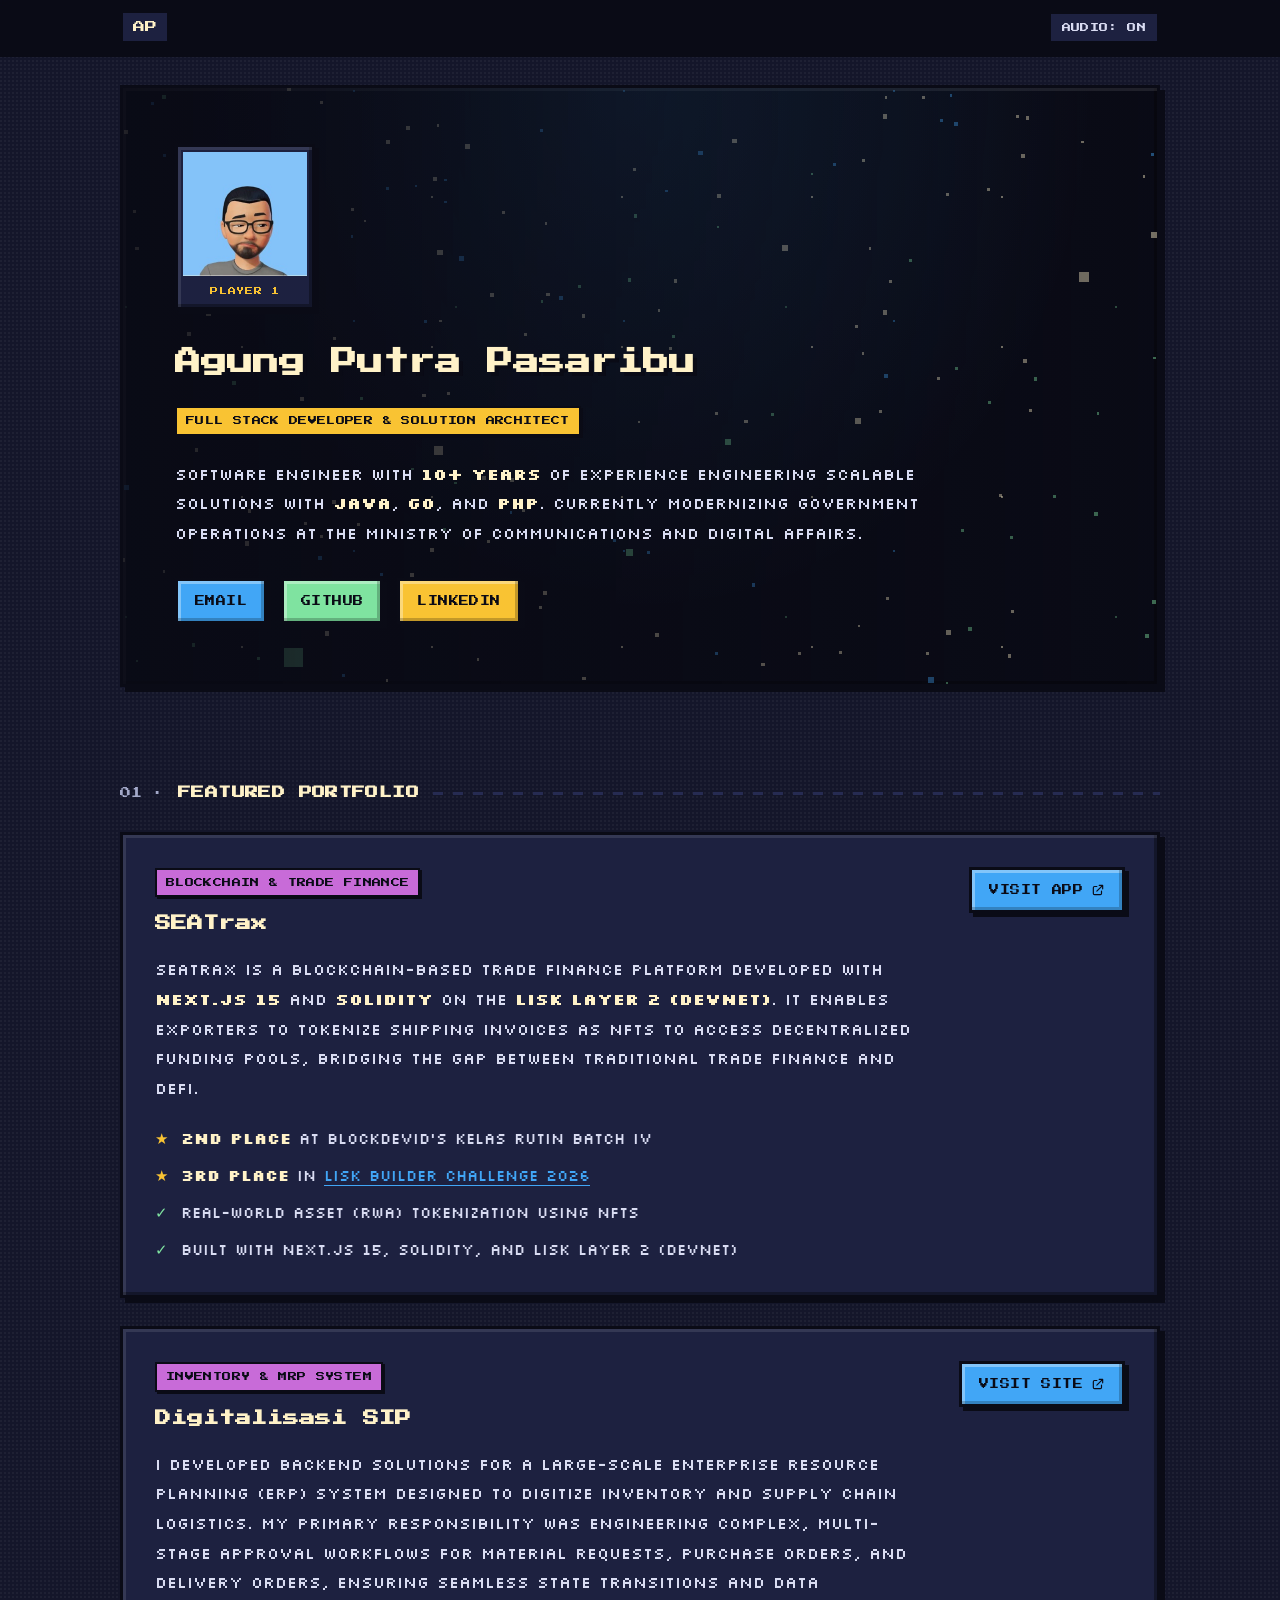
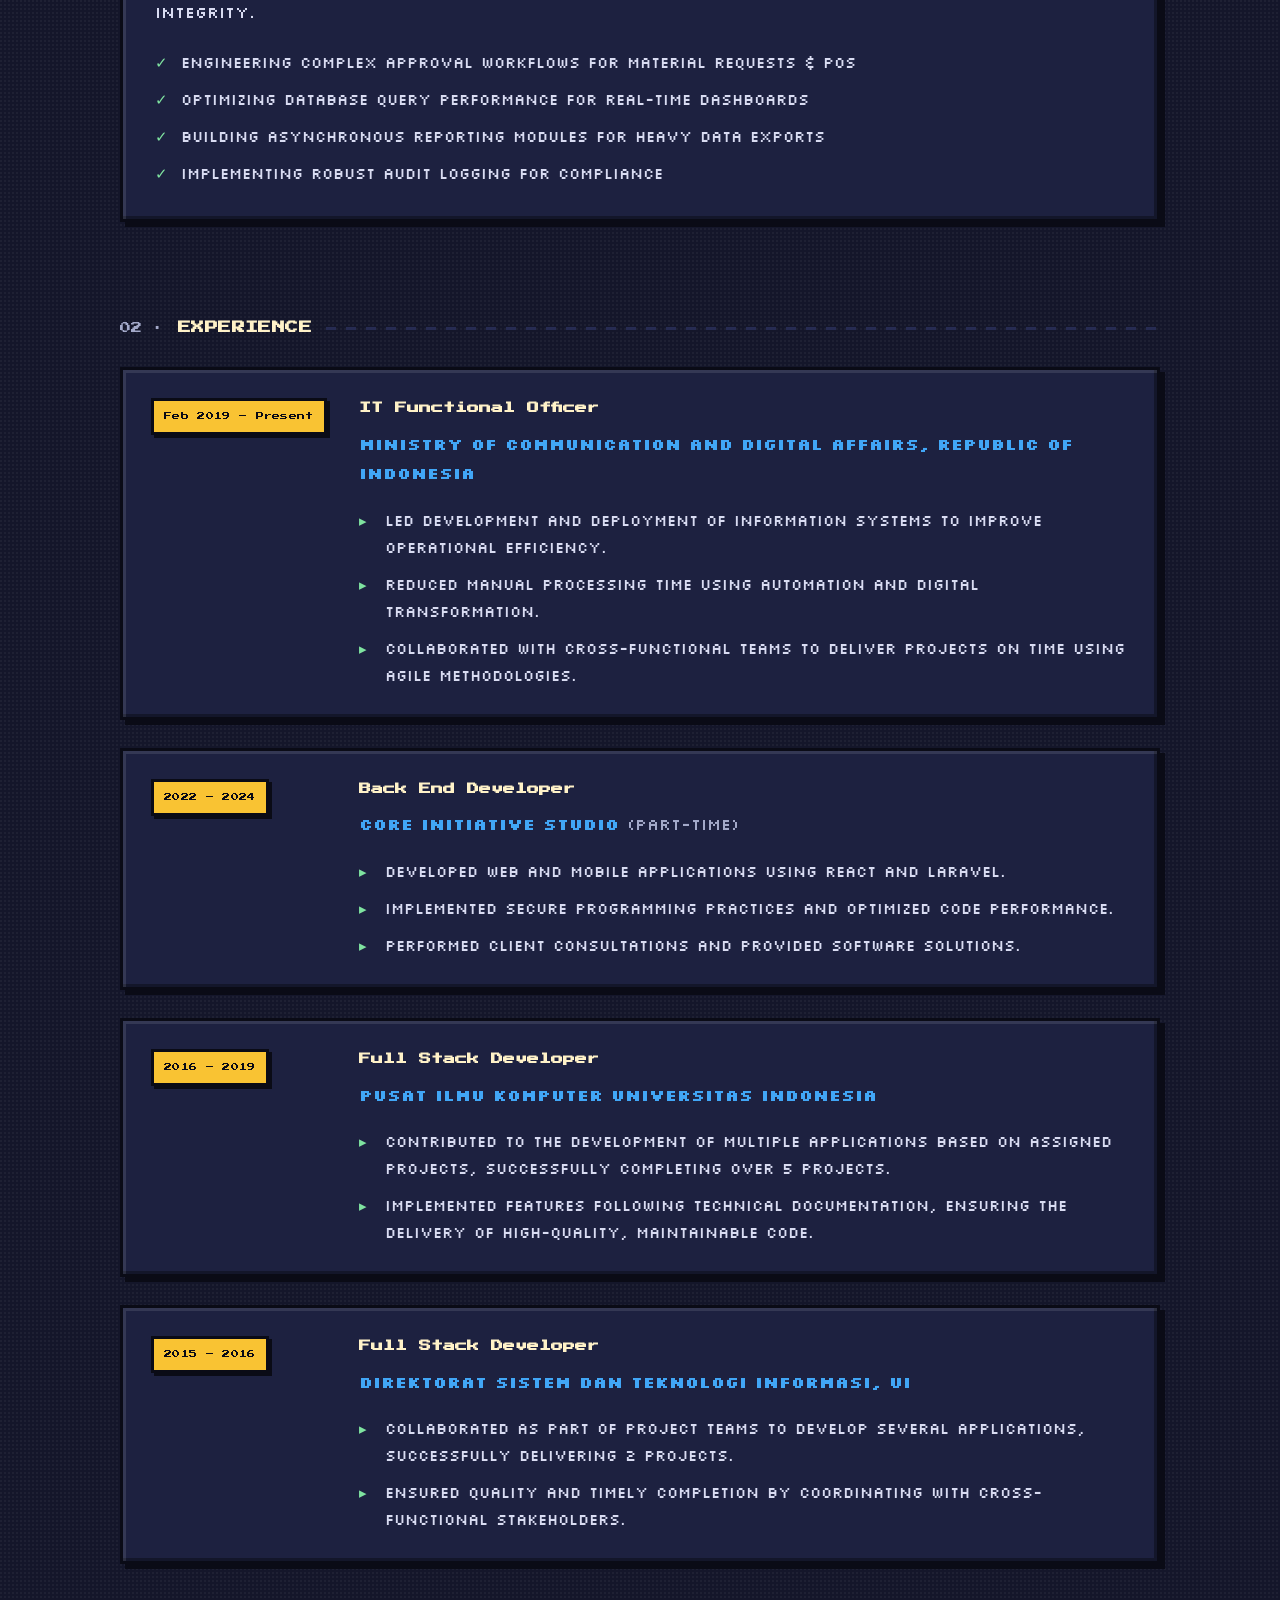
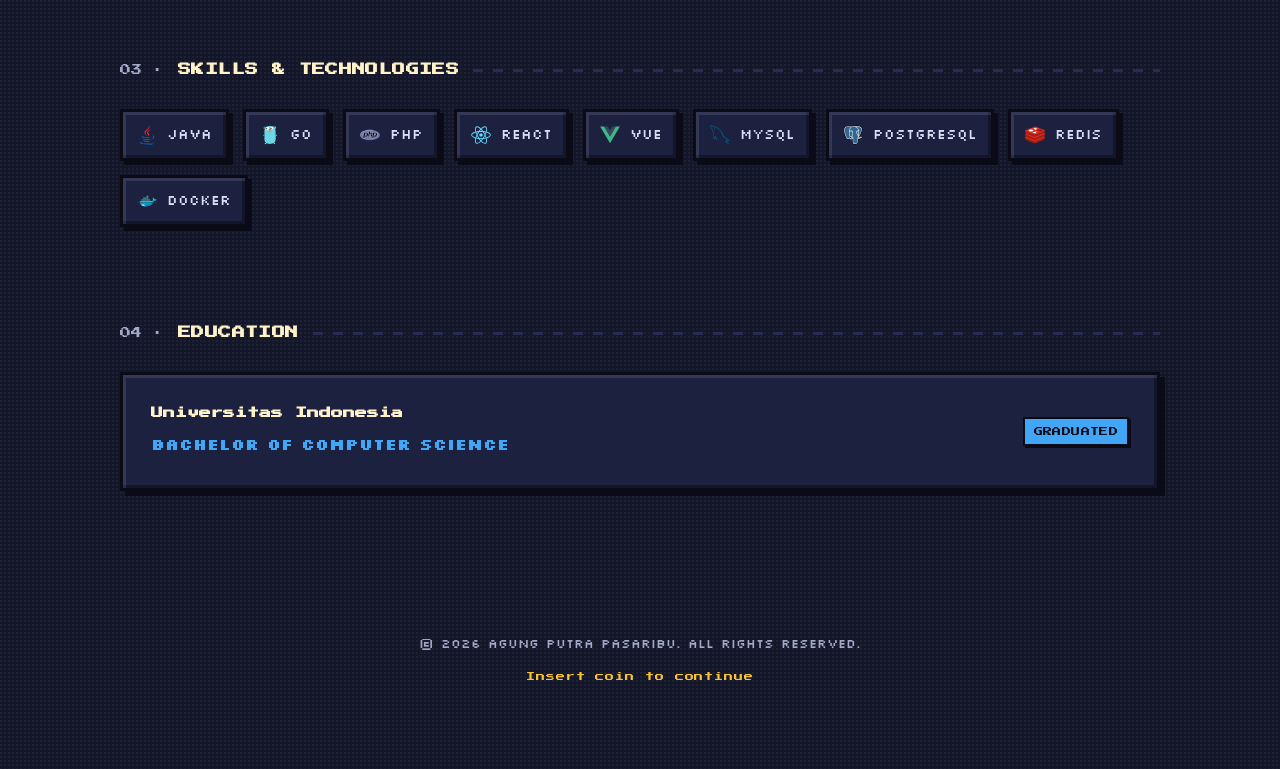
<file: index.html>
<!DOCTYPE html>
<html lang="en">

<head>
  <meta charset="UTF-8" />
  <meta name="viewport" content="width=device-width, initial-scale=1" />
  <meta name="color-scheme" content="dark" />
  <meta name="theme-color" content="#14162a" />

  <title>Agung Putra Pasaribu — Full Stack Developer &amp; Solution Architect</title>
  <meta name="description"
    content="Agung Putra Pasaribu is a Full Stack Developer and Solution Architect with 10+ years building scalable systems in Java, Go, and PHP for government and enterprise clients." />
  <link rel="canonical" href="https://agungputrap.github.io/" />

  <meta property="og:type" content="website" />
  <meta property="og:title" content="Agung Putra Pasaribu — Full Stack Developer &amp; Solution Architect" />
  <meta property="og:description"
    content="10+ years building scalable systems in Java, Go, and PHP. Currently modernizing government operations at the Ministry of Communication and Digital Affairs." />
  <meta property="og:url" content="https://agungputrap.github.io/" />
  <meta property="og:image" content="https://agungputrap.github.io/assets/og-image.png" />
  <meta property="og:image:width" content="1200" />
  <meta property="og:image:height" content="630" />
  <meta property="og:image:alt" content="Agung Putra Pasaribu — Full Stack Developer and Solution Architect" />

  <meta name="twitter:card" content="summary_large_image" />
  <meta name="twitter:title" content="Agung Putra Pasaribu — Full Stack Developer &amp; Solution Architect" />
  <meta name="twitter:description"
    content="10+ years building scalable systems in Java, Go, and PHP. Currently modernizing government operations at the Ministry of Communication and Digital Affairs." />
  <meta name="twitter:image" content="https://agungputrap.github.io/assets/og-image.png" />

  <link rel="icon" href="assets/favicon.ico" type="image/x-icon" />
  <link rel="preload" href="assets/fonts/press-start-2p.woff2" as="font" type="font/woff2" crossorigin />
  <link rel="preload" href="assets/fonts/silkscreen-400.woff2" as="font" type="font/woff2" crossorigin />
  <link rel="stylesheet" href="assets/css/retro.css" />

  <script type="application/ld+json">
  {
    "@context": "https://schema.org",
    "@type": "Person",
    "name": "Agung Putra Pasaribu",
    "jobTitle": "Full Stack Developer & Solution Architect",
    "url": "https://agungputrap.github.io/",
    "sameAs": [
      "https://github.com/agungputrap",
      "https://linkedin.com/in/agungpp"
    ],
    "alumniOf": {
      "@type": "CollegeOrUniversity",
      "name": "Universitas Indonesia"
    },
    "worksFor": {
      "@type": "GovernmentOrganization",
      "name": "Ministry of Communication and Digital Affairs, Republic of Indonesia"
    }
  }
  </script>
</head>

<body>
  <a class="skip" href="#main">Skip to content</a>

  <header class="topbar">
    <div class="wrap topbar__in">
      <a class="brand" href="#hero" aria-label="AP — Agung Putra Pasaribu, back to top">AP</a>
      <button class="sound" id="sound-toggle" type="button" aria-pressed="true">AUDIO: ON</button>
    </div>
  </header>

  <main id="main">

    <section class="section section--hero">
      <div class="wrap">
        <div class="hero" id="hero">
          <div class="hero__in">
            <div class="portrait">
              <img src="assets/me.jpg" alt="Portrait of Agung Putra Pasaribu" width="124" height="124" />
              <span class="portrait__plate" aria-hidden="true">PLAYER 1</span>
            </div>

            <h1 class="hero__name">Agung Putra Pasaribu</h1>
            <p class="badge badge--gold hero__badge">Full Stack Developer &amp; Solution Architect</p>

            <p class="hero__copy">
              Software Engineer with <strong>10+ years</strong> of experience engineering scalable solutions with
              <strong>Java</strong>, <strong>Go</strong>, and <strong>PHP</strong>.
              Currently modernizing government operations at the Ministry of Communications and Digital Affairs.
            </p>

            <div class="cta-row">
              <a class="btn btn--primary" href="mailto:agung.putra.pasaribu@gmail.com">Email</a>
              <a class="btn btn--success" href="https://github.com/agungputrap" target="_blank"
                rel="noopener">GitHub</a>
              <a class="btn btn--gold" href="https://linkedin.com/in/agungpp" target="_blank"
                rel="noopener">LinkedIn</a>
            </div>
          </div>
        </div>
      </div>
    </section>

    <section class="section" aria-labelledby="portfolio-title">
      <div class="wrap">
        <div class="section__head">
          <span class="section__num" aria-hidden="true">01 &middot;</span>
          <h2 class="section__title" id="portfolio-title">Featured Portfolio</h2>
          <span class="section__rule" aria-hidden="true"></span>
        </div>

        <div class="stack">
          <article class="panel card">
            <div class="card__top">
              <div>
                <span class="badge">Blockchain &amp; Trade Finance</span>
                <h3 class="card__title">SEATrax</h3>
              </div>
              <a class="btn btn--primary" href="https://seatrax.netlify.app" target="_blank" rel="noopener">
                Visit App
                <svg xmlns="http://www.w3.org/2000/svg" width="14" height="14" fill="none" viewBox="0 0 24 24"
                  stroke="currentColor" stroke-width="2" aria-hidden="true">
                  <path stroke-linecap="round" stroke-linejoin="round"
                    d="M10 6H6a2 2 0 00-2 2v10a2 2 0 002 2h10a2 2 0 002-2v-4M14 4h6m0 0v6m0-6L10 14" />
                </svg>
              </a>
            </div>

            <p class="card__body">
              SEATrax is a blockchain-based trade finance platform developed with <strong>Next.js 15</strong> and
              <strong>Solidity</strong> on the <strong>Lisk Layer 2 (Devnet)</strong>. It enables exporters to
              tokenize shipping invoices as NFTs to access decentralized funding pools, bridging the gap between
              traditional trade finance and DeFi.
            </p>

            <ul class="list">
              <li class="is-award"><strong>2nd Place</strong> at BlockDevId's Kelas Rutin Batch IV</li>
              <li class="is-award"><strong>3rd Place</strong> in <a
                  href="https://lisk-builders-challenge-3.devfolio.co/projects?prizes=74df6f9a7bba461a9e079b97f10ba019&amp;show_winners=true"
                  target="_blank" rel="noopener">Lisk Builder Challenge 2026</a></li>
              <li class="is-check">Real-World Asset (RWA) Tokenization using NFTs</li>
              <li class="is-check">Built with Next.js 15, Solidity, and Lisk Layer 2 (Devnet)</li>
            </ul>
          </article>

          <article class="panel card">
            <div class="card__top">
              <div>
                <span class="badge">Inventory &amp; MRP System</span>
                <h3 class="card__title">Digitalisasi SIP</h3>
              </div>
              <a class="btn btn--primary" href="https://sip-pt.id/" target="_blank" rel="noopener">
                Visit Site
                <svg xmlns="http://www.w3.org/2000/svg" width="14" height="14" fill="none" viewBox="0 0 24 24"
                  stroke="currentColor" stroke-width="2" aria-hidden="true">
                  <path stroke-linecap="round" stroke-linejoin="round"
                    d="M10 6H6a2 2 0 00-2 2v10a2 2 0 002 2h10a2 2 0 002-2v-4M14 4h6m0 0v6m0-6L10 14" />
                </svg>
              </a>
            </div>

            <p class="card__body">
              I developed backend solutions for a large-scale Enterprise Resource Planning (ERP) system designed to
              digitize inventory and supply chain logistics. My primary responsibility was engineering complex,
              multi-stage approval workflows for Material Requests, Purchase Orders, and Delivery Orders, ensuring
              seamless state transitions and data integrity.
            </p>

            <ul class="list">
              <li class="is-check">Engineering complex approval workflows for Material Requests &amp; POs</li>
              <li class="is-check">Optimizing database query performance for real-time dashboards</li>
              <li class="is-check">Building asynchronous reporting modules for heavy data exports</li>
              <li class="is-check">Implementing robust audit logging for compliance</li>
            </ul>
          </article>
        </div>
      </div>
    </section>

    <section class="section" aria-labelledby="experience-title">
      <div class="wrap">
        <div class="section__head">
          <span class="section__num" aria-hidden="true">02 &middot;</span>
          <h2 class="section__title" id="experience-title">Experience</h2>
          <span class="section__rule" aria-hidden="true"></span>
        </div>

        <div class="stack">
          <article class="panel quest">
            <div><span class="level">Feb 2019 &ndash; Present</span></div>
            <div>
              <h3 class="quest__role">IT Functional Officer</h3>
              <p class="quest__org">Ministry of Communication and Digital Affairs, Republic of Indonesia</p>
              <ul class="list list--plain">
                <li>Led development and deployment of information systems to improve operational efficiency.</li>
                <li>Reduced manual processing time using automation and digital transformation.</li>
                <li>Collaborated with cross-functional teams to deliver projects on time using Agile methodologies.
                </li>
              </ul>
            </div>
          </article>

          <article class="panel quest">
            <div><span class="level">2022 &ndash; 2024</span></div>
            <div>
              <h3 class="quest__role">Back End Developer</h3>
              <p class="quest__org">Core Initiative Studio <span class="org-note">(Part-time)</span></p>
              <ul class="list list--plain">
                <li>Developed web and mobile applications using React and Laravel.</li>
                <li>Implemented secure programming practices and optimized code performance.</li>
                <li>Performed client consultations and provided software solutions.</li>
              </ul>
            </div>
          </article>

          <article class="panel quest">
            <div><span class="level">2016 &ndash; 2019</span></div>
            <div>
              <h3 class="quest__role">Full Stack Developer</h3>
              <p class="quest__org">Pusat Ilmu Komputer Universitas Indonesia</p>
              <ul class="list list--plain">
                <li>Contributed to the development of multiple applications based on assigned projects, successfully
                  completing over 5 projects.</li>
                <li>Implemented features following technical documentation, ensuring the delivery of high-quality,
                  maintainable code.</li>
              </ul>
            </div>
          </article>

          <article class="panel quest">
            <div><span class="level">2015 &ndash; 2016</span></div>
            <div>
              <h3 class="quest__role">Full Stack Developer</h3>
              <p class="quest__org">Direktorat Sistem dan Teknologi Informasi, UI</p>
              <ul class="list list--plain">
                <li>Collaborated as part of project teams to develop several applications, successfully delivering 2
                  projects.</li>
                <li>Ensured quality and timely completion by coordinating with cross-functional stakeholders.</li>
              </ul>
            </div>
          </article>
        </div>
      </div>
    </section>

    <section class="section" aria-labelledby="skills-title">
      <div class="wrap">
        <div class="section__head">
          <span class="section__num" aria-hidden="true">03 &middot;</span>
          <h2 class="section__title" id="skills-title">Skills &amp; Technologies</h2>
          <span class="section__rule" aria-hidden="true"></span>
        </div>

        <ul class="skills">
          <li class="skill"><img src="assets/icons/java.svg" alt="" width="20" height="20" decoding="async" /> Java</li>
          <li class="skill"><img src="assets/icons/go.svg" alt="" width="20" height="20" decoding="async" /> Go</li>
          <li class="skill"><img src="assets/icons/php.svg" alt="" width="20" height="20" decoding="async" /> PHP</li>
          <li class="skill"><img src="assets/icons/react.svg" alt="" width="20" height="20" decoding="async" /> React</li>
          <li class="skill"><img src="assets/icons/vuejs.svg" alt="" width="20" height="20" decoding="async" /> Vue</li>
          <li class="skill"><img src="assets/icons/mysql.svg" alt="" width="20" height="20" decoding="async" /> MySQL</li>
          <li class="skill"><img src="assets/icons/postgresql.svg" alt="" width="20" height="20" decoding="async" /> PostgreSQL</li>
          <li class="skill"><img src="assets/icons/redis.svg" alt="" width="20" height="20" decoding="async" /> Redis</li>
          <li class="skill"><img src="assets/icons/docker.svg" alt="" width="20" height="20" decoding="async" /> Docker</li>
        </ul>
      </div>
    </section>

    <section class="section" aria-labelledby="education-title">
      <div class="wrap">
        <div class="section__head">
          <span class="section__num" aria-hidden="true">04 &middot;</span>
          <h2 class="section__title" id="education-title">Education</h2>
          <span class="section__rule" aria-hidden="true"></span>
        </div>

        <div class="panel edu">
          <div>
            <h3 class="edu__school">Universitas Indonesia</h3>
            <p class="edu__degree">Bachelor of Computer Science</p>
          </div>
          <p class="badge badge--blue">Graduated</p>
        </div>
      </div>
    </section>

    <footer class="footer">
      <div class="wrap">
        <p>&copy; <span id="year">2026</span> Agung Putra Pasaribu. All rights reserved.</p>
        <p class="footer__coin">Insert coin to continue</p>
      </div>
    </footer>

  </main>

  <script type="module" src="assets/js/starfield.js"></script>
  <script type="module" src="assets/js/ui.js"></script>
</body>

</html>
</file>
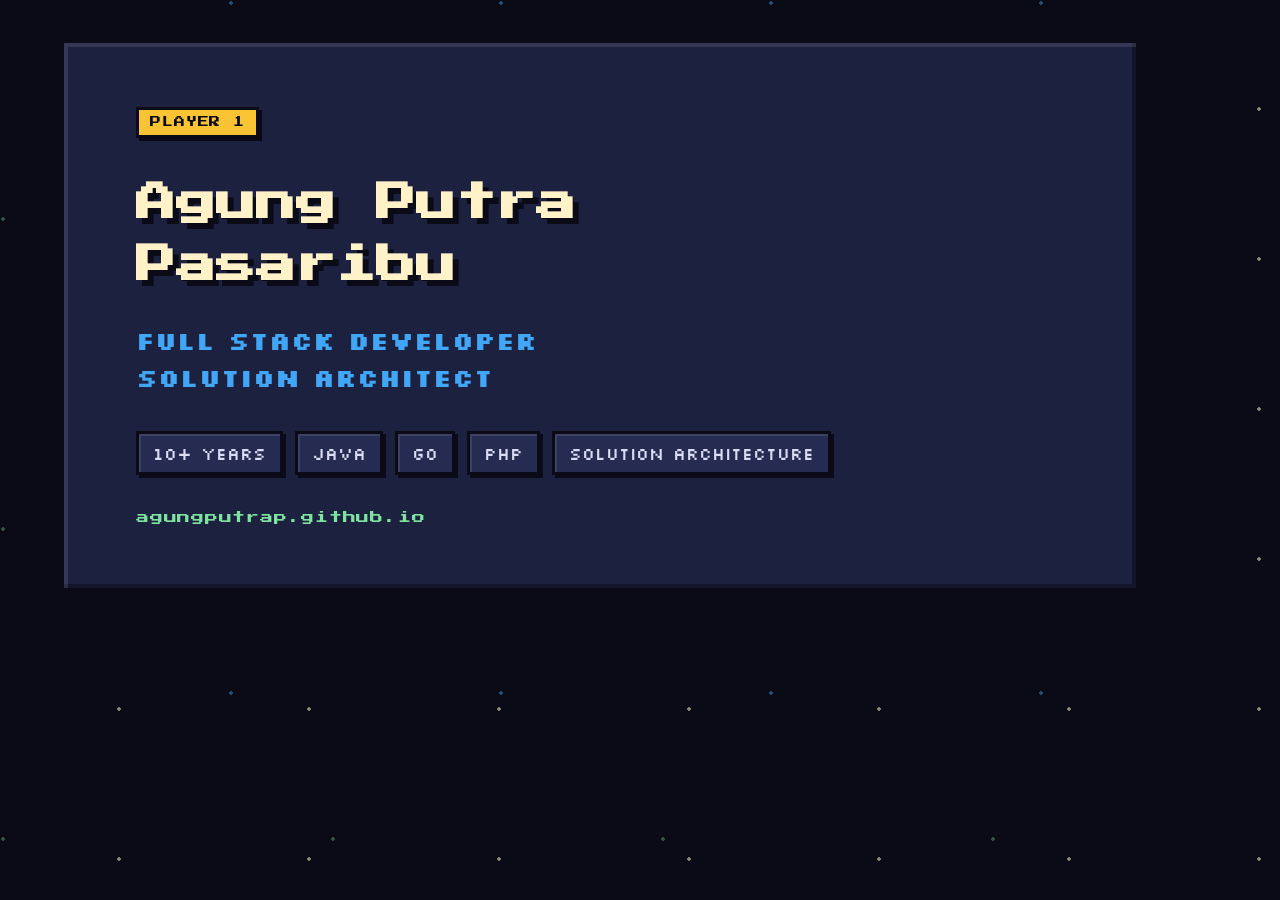
<file: assets/og-card.html>
<!DOCTYPE html>
<html lang="en">

<head>
  <meta charset="UTF-8" />
  <title>OG card — Agung Putra Pasaribu</title>
  <style>
    @font-face {
      font-family: 'Press Start 2P';
      src: url('fonts/press-start-2p.woff2') format('woff2');
      font-weight: 400;
      font-display: block;
    }

    @font-face {
      font-family: 'Silkscreen';
      src: url('fonts/silkscreen-400.woff2') format('woff2');
      font-weight: 400;
      font-display: block;
    }

    @font-face {
      font-family: 'Silkscreen';
      src: url('fonts/silkscreen-700.woff2') format('woff2');
      font-weight: 700;
      font-display: block;
    }

    * {
      box-sizing: border-box;
    }

    html,
    body {
      margin: 0;
      padding: 0;
      width: 1200px;
      height: 630px;
      overflow: hidden;
    }

    body {
      display: grid;
      place-items: center;
      background-color: #0a0b16;
      background-image:
        radial-gradient(circle, rgba(255, 242, 200, 0.55) 1.5px, transparent 2px),
        radial-gradient(circle, rgba(65, 166, 246, 0.45) 1.5px, transparent 2px),
        radial-gradient(circle, rgba(127, 227, 160, 0.35) 1.5px, transparent 2px);
      background-size: 190px 150px, 270px 230px, 330px 310px;
      background-position: 24px 34px, 96px 118px, 168px 64px;
      font-family: 'Silkscreen', ui-monospace, monospace;
      color: #d9dcf2;
    }

    .card {
      position: relative;
      width: 1080px;
      padding: 64px 72px;
      background: #1d2140;
      border: 4px solid #0a0b16;
      box-shadow: 10px 10px 0 #0a0b16, inset 4px 4px 0 rgba(255, 255, 255, 0.1), inset -4px -4px 0 rgba(0, 0, 0, 0.35);
    }

    .kicker {
      display: inline-block;
      padding: 7px 11px;
      font-family: 'Press Start 2P', monospace;
      font-size: 11px;
      letter-spacing: 0.08em;
      color: #0a0b16;
      background: #f9c333;
      border: 3px solid #0a0b16;
      box-shadow: 3px 3px 0 #0a0b16;
      margin-bottom: 34px;
    }

    h1 {
      margin: 0 0 26px;
      font-family: 'Press Start 2P', monospace;
      font-size: 40px;
      line-height: 1.55;
      color: #fff2c8;
      text-shadow: 6px 6px 0 #0a0b16;
    }

    .role {
      margin: 0 0 34px;
      font-size: 25px;
      line-height: 1.5;
      color: #41a6f6;
      font-weight: 700;
    }

    .tech {
      display: flex;
      flex-wrap: wrap;
      gap: 12px;
      margin-bottom: 36px;
    }

    .tech span {
      padding: 8px 14px;
      font-size: 17px;
      color: #d9dcf2;
      border: 3px solid #0a0b16;
      background: #262b52;
      box-shadow: 3px 3px 0 #0a0b16, inset 2px 2px 0 rgba(255, 255, 255, 0.1);
    }

    .url {
      margin: 0;
      font-family: 'Press Start 2P', monospace;
      font-size: 13px;
      letter-spacing: 0.06em;
      color: #7fe3a0;
    }
  </style>
</head>

<body>
  <div class="card">
    <span class="kicker">PLAYER 1</span>
    <h1>Agung Putra<br />Pasaribu</h1>
    <p class="role">Full Stack Developer<br />Solution Architect</p>
    <div class="tech">
      <span>10+ years</span>
      <span>Java</span>
      <span>Go</span>
      <span>PHP</span>
      <span>Solution Architecture</span>
    </div>
    <p class="url">agungputrap.github.io</p>
  </div>
</body>

</html>
</file>
<file: assets/css/retro.css>
/* ==========================================================================
   Retro Game Portfolio — 16-bit console skin
   No framework. Tokens + components only.
   ========================================================================== */

@font-face {
  font-family: 'Press Start 2P';
  src: url('../fonts/press-start-2p.woff2') format('woff2');
  font-weight: 400;
  font-style: normal;
  font-display: swap;
}

@font-face {
  font-family: 'Silkscreen';
  src: url('../fonts/silkscreen-400.woff2') format('woff2');
  font-weight: 400;
  font-style: normal;
  font-display: swap;
}

@font-face {
  font-family: 'Silkscreen';
  src: url('../fonts/silkscreen-700.woff2') format('woff2');
  font-weight: 700;
  font-style: normal;
  font-display: swap;
}

:root {
  --bg: #14162a;
  --bg-deep: #0a0b16;
  --panel: #1d2140;
  --panel-hi: #262b52;
  --ink: #d9dcf2;
  --ink-dim: #a3a9c9;
  --title: #fff2c8;
  --blue: #41a6f6;
  --green: #7fe3a0;
  --yellow: #f9c333;
  --purple: #c86bd8;
  --red: #ff5c5c;

  --font-pixel: 'Press Start 2P', ui-monospace, monospace;
  --font-body: 'Silkscreen', ui-monospace, monospace;

  --edge: 3px solid var(--bg-deep);
  --shadow-hard: 5px 5px 0 var(--bg-deep);
  --bevel: inset 3px 3px 0 rgba(255, 255, 255, 0.10), inset -3px -3px 0 rgba(0, 0, 0, 0.35);
  --wrap: min(1040px, 100% - 40px);
}

*,
*::before,
*::after {
  box-sizing: border-box;
}

html {
  scroll-behavior: smooth;
  scroll-padding-top: 72px;
}

body {
  margin: 0;
  background-color: var(--bg);
  background-image: radial-gradient(circle at 1px 1px, rgba(255, 255, 255, 0.045) 1px, transparent 0);
  background-size: 4px 4px;
  color: var(--ink);
  font-family: var(--font-body);
  font-size: 16px;
  line-height: 1.85;
  -webkit-font-smoothing: antialiased;
  text-rendering: optimizeLegibility;
}

img {
  max-width: 100%;
  height: auto;
}

::selection {
  background: var(--yellow);
  color: var(--bg-deep);
}

a {
  color: var(--blue);
  text-underline-offset: 4px;
}

a:hover {
  color: var(--title);
}

h1,
h2,
h3,
p,
ul {
  margin: 0;
}

strong {
  color: var(--title);
  font-weight: 700;
}

:focus-visible {
  outline: 3px solid var(--yellow);
  outline-offset: 3px;
}

/* --------------------------------------------------------------------------
   Layout
   -------------------------------------------------------------------------- */

.wrap {
  width: var(--wrap);
  margin-inline: auto;
}

main {
  padding-bottom: 24px;
}

.section {
  margin-block: 96px;
}

.section--hero {
  margin-block: 28px 96px;
}

.section__head {
  display: flex;
  align-items: center;
  gap: 14px;
  margin-bottom: 28px;
}

.section__num {
  font-family: var(--font-pixel);
  font-size: 11px;
  line-height: 1;
  color: var(--ink-dim);
}

.section__title {
  font-family: var(--font-pixel);
  font-size: 13px;
  line-height: 1.6;
  letter-spacing: 0.03em;
  color: var(--title);
  text-transform: uppercase;
}

.section__rule {
  flex: 1;
  height: 3px;
  background: repeating-linear-gradient(90deg, var(--panel-hi) 0 10px, transparent 10px 20px);
}

.stack {
  display: grid;
  gap: 28px;
}

/* --------------------------------------------------------------------------
   Top bar
   -------------------------------------------------------------------------- */

.topbar {
  position: sticky;
  top: 0;
  z-index: 40;
  background: rgba(10, 11, 22, 0.94);
  border-bottom: 3px solid var(--bg-deep);
  backdrop-filter: blur(6px);
}

.topbar__in {
  display: flex;
  align-items: center;
  justify-content: space-between;
  gap: 16px;
  padding-block: 10px;
}

.brand {
  font-family: var(--font-pixel);
  font-size: 12px;
  line-height: 1;
  color: var(--title);
  text-decoration: none;
  padding: 8px 10px;
  background: var(--panel);
  border: var(--edge);
  box-shadow: 3px 3px 0 var(--bg-deep);
}

.brand:hover {
  color: var(--yellow);
}

.sound {
  font-family: var(--font-pixel);
  font-size: 9px;
  line-height: 1;
  letter-spacing: 0.04em;
  color: var(--ink);
  background: var(--panel);
  border: var(--edge);
  box-shadow: 3px 3px 0 var(--bg-deep);
  padding: 9px 11px;
  cursor: pointer;
  transition: transform 0.08s steps(1), box-shadow 0.08s steps(1), color 0.12s linear;
}

.sound:hover {
  color: var(--yellow);
}

.sound[aria-pressed="false"] {
  color: var(--ink-dim);
}

.sound:active {
  transform: translate(2px, 2px);
  box-shadow: 1px 1px 0 var(--bg-deep);
}

/* --------------------------------------------------------------------------
   Skip link
   -------------------------------------------------------------------------- */

.skip {
  position: absolute;
  left: 16px;
  top: -120px;
  z-index: 100;
  font-family: var(--font-pixel);
  font-size: 10px;
  line-height: 1;
  color: var(--bg-deep);
  background: var(--yellow);
  border: var(--edge);
  box-shadow: 3px 3px 0 var(--bg-deep);
  padding: 12px 14px;
  text-decoration: none;
  transition: top 0.12s steps(1);
}

.skip:focus {
  top: 16px;
  color: var(--bg-deep);
}

/* --------------------------------------------------------------------------
   Hero
   -------------------------------------------------------------------------- */

.hero {
  position: relative;
  overflow: hidden;
  padding: clamp(32px, 6vw, 56px) clamp(20px, 5vw, 52px) clamp(36px, 6vw, 60px);
  background-color: var(--bg-deep);
  background-image:
    radial-gradient(circle, rgba(255, 242, 200, 0.55) 1px, transparent 1.5px),
    radial-gradient(circle, rgba(65, 166, 246, 0.45) 1px, transparent 1.5px),
    radial-gradient(circle, rgba(127, 227, 160, 0.35) 1px, transparent 1.5px);
  background-size: 190px 150px, 270px 230px, 330px 310px;
  background-position: 24px 34px, 96px 118px, 168px 64px;
  border: var(--edge);
  box-shadow: var(--shadow-hard), var(--bevel);
}

.hero::after {
  content: "";
  position: absolute;
  inset: 0;
  z-index: 0;
  pointer-events: none;
  background:
    linear-gradient(90deg, rgba(10, 11, 22, 0.82) 0%, rgba(10, 11, 22, 0.45) 55%, rgba(10, 11, 22, 0.12) 100%),
    radial-gradient(ellipse at 50% 0%, rgba(65, 166, 246, 0.16), transparent 62%);
}

.hero__canvas {
  position: absolute;
  inset: 0;
  z-index: 0;
  width: 100%;
  height: 100%;
  pointer-events: none;
}

.hero__in {
  position: relative;
  z-index: 1;
  max-width: 100%;
}

.portrait {
  width: 140px;
  margin-bottom: 30px;
  padding: 5px;
  background: var(--panel);
  border: var(--edge);
  box-shadow: 4px 4px 0 var(--bg-deep), var(--bevel);
}

.portrait img {
  display: block;
  width: 100%;
  height: 124px;
  object-fit: cover;
}

.portrait__plate {
  display: block;
  margin-top: 5px;
  padding-block: 4px;
  font-family: var(--font-pixel);
  font-size: 8px;
  line-height: 1.6;
  letter-spacing: 0.08em;
  text-align: center;
  color: var(--yellow);
}

.hero__name {
  font-family: var(--font-pixel);
  font-size: clamp(16px, 3.4vw, 26px);
  line-height: 1.75;
  color: var(--title);
  text-shadow: 4px 4px 0 var(--bg-deep);
  overflow-wrap: anywhere;
  margin-bottom: 20px;
}

.hero__badge {
  margin-bottom: 24px;
}

.hero__copy {
  max-width: 62ch;
  margin-bottom: 30px;
  color: var(--ink);
}

.cta-row {
  display: flex;
  flex-wrap: wrap;
  gap: 14px;
}

/* --------------------------------------------------------------------------
   Panels, badges, buttons, lists
   -------------------------------------------------------------------------- */

.panel {
  background: var(--panel);
  border: var(--edge);
  box-shadow: var(--shadow-hard), var(--bevel);
}

.card {
  padding: clamp(20px, 3vw, 32px);
}

.card__top {
  display: flex;
  flex-wrap: wrap;
  align-items: flex-start;
  justify-content: space-between;
  gap: 18px;
  margin-bottom: 18px;
}

.card__title {
  margin-top: 12px;
  font-family: var(--font-pixel);
  font-size: clamp(12px, 1.7vw, 16px);
  line-height: 1.75;
  color: var(--title);
}

.card__body {
  max-width: 64ch;
  margin-bottom: 22px;
}

.badge {
  display: inline-block;
  padding: 5px 9px;
  font-family: var(--font-pixel);
  font-size: 9px;
  line-height: 1.7;
  letter-spacing: 0.04em;
  text-transform: uppercase;
  color: var(--bg-deep);
  background: var(--purple);
  border: 2px solid var(--bg-deep);
  box-shadow: 2px 2px 0 var(--bg-deep);
}

.badge--gold {
  background: var(--yellow);
}

.badge--blue {
  background: var(--blue);
}

.btn {
  display: inline-flex;
  align-items: center;
  gap: 8px;
  padding: 13px 17px;
  font-family: var(--font-pixel);
  font-size: 10px;
  line-height: 1.4;
  letter-spacing: 0.04em;
  text-transform: uppercase;
  text-decoration: none;
  color: var(--bg-deep);
  background: var(--blue);
  border: var(--edge);
  box-shadow:
    4px 4px 0 var(--bg-deep),
    inset -3px -3px 0 rgba(0, 0, 0, 0.22),
    inset 3px 3px 0 rgba(255, 255, 255, 0.35);
  transition: transform 0.08s steps(1), box-shadow 0.08s steps(1);
}

.btn:hover {
  color: var(--bg-deep);
  transform: translate(1px, 1px);
  box-shadow:
    3px 3px 0 var(--bg-deep),
    inset -3px -3px 0 rgba(0, 0, 0, 0.22),
    inset 3px 3px 0 rgba(255, 255, 255, 0.35);
}

.btn:active {
  transform: translate(3px, 3px);
  box-shadow:
    1px 1px 0 var(--bg-deep),
    inset -3px -3px 0 rgba(0, 0, 0, 0.22),
    inset 3px 3px 0 rgba(255, 255, 255, 0.35);
}

.btn--primary {
  background: var(--blue);
}

.btn--success {
  background: var(--green);
}

.btn--gold {
  background: var(--yellow);
}

.list {
  display: grid;
  gap: 10px;
  padding: 0;
  list-style: none;
}

.list li {
  position: relative;
  padding-left: 26px;
  font-size: 15px;
  line-height: 1.8;
}

.list li::before {
  position: absolute;
  left: 0;
  top: 0;
  content: "\2665";
  color: var(--red);
}

.list li.is-award::before {
  content: "\2605";
  color: var(--yellow);
}

.list li.is-check::before {
  content: "\2713";
  color: var(--green);
}

.list--plain li::before {
  content: "\25B8";
  color: var(--green);
}

/* --------------------------------------------------------------------------
   Experience
   -------------------------------------------------------------------------- */

.quest {
  display: grid;
  grid-template-columns: 184px 1fr;
  gap: 24px;
  padding: clamp(20px, 3vw, 28px);
}

.level {
  display: inline-block;
  padding: 8px 10px;
  font-family: var(--font-pixel);
  font-size: 8px;
  line-height: 1.9;
  letter-spacing: 0.04em;
  color: var(--bg-deep);
  background: var(--yellow);
  border: var(--edge);
  box-shadow: 3px 3px 0 var(--bg-deep);
  overflow-wrap: anywhere;
}

.quest__role {
  margin-bottom: 10px;
  font-family: var(--font-pixel);
  font-size: 12px;
  line-height: 1.8;
  color: var(--title);
}

.quest__org {
  margin-bottom: 18px;
  color: var(--blue);
  font-weight: 700;
}

.org-note {
  color: var(--ink-dim);
  font-weight: 400;
}

/* --------------------------------------------------------------------------
   Skills
   -------------------------------------------------------------------------- */

.skills {
  display: flex;
  flex-wrap: wrap;
  gap: 14px;
  padding: 0;
  list-style: none;
}

.skill {
  display: inline-flex;
  align-items: center;
  gap: 10px;
  padding: 10px 14px;
  font-size: 14px;
  background: var(--panel);
  border: var(--edge);
  box-shadow: 4px 4px 0 var(--bg-deep), var(--bevel);
  transition: transform 0.08s steps(1), background 0.12s linear;
}

.skill:hover {
  background: var(--panel-hi);
  transform: translate(-1px, -1px);
}

.skill img {
  display: block;
  width: 20px;
  height: 20px;
}

/* --------------------------------------------------------------------------
   Education
   -------------------------------------------------------------------------- */

.edu {
  display: flex;
  flex-wrap: wrap;
  align-items: center;
  justify-content: space-between;
  gap: 20px;
  padding: clamp(20px, 3vw, 28px);
}

.edu__school {
  margin-bottom: 6px;
  font-family: var(--font-pixel);
  font-size: 12px;
  line-height: 1.8;
  color: var(--title);
}

.edu__degree {
  color: var(--blue);
  font-weight: 700;
}

/* --------------------------------------------------------------------------
   Footer
   -------------------------------------------------------------------------- */

.footer {
  padding: 44px 0 60px;
  text-align: center;
  color: var(--ink-dim);
  font-size: 13px;
}

.footer__coin {
  margin-top: 14px;
  font-family: var(--font-pixel);
  font-size: 9px;
  line-height: 1.8;
  letter-spacing: 0.1em;
  color: var(--yellow);
}

/* --------------------------------------------------------------------------
   Boot screen (injected by ui.js)
   -------------------------------------------------------------------------- */

.boot {
  position: fixed;
  inset: 0;
  z-index: 200;
  display: grid;
  place-items: center;
  padding: 24px;
  background: var(--bg-deep);
  transition: opacity 0.2s linear;
}

.boot.is-leaving {
  opacity: 0;
}

.boot__text {
  font-family: var(--font-pixel);
  font-size: clamp(11px, 2.2vw, 18px);
  line-height: 2;
  letter-spacing: 0.12em;
  text-align: center;
  color: var(--title);
  text-shadow: 0 0 14px rgba(255, 242, 200, 0.45);
}

.boot__cursor::after {
  content: "\2588";
  animation: blink 1s steps(1) infinite;
}

@keyframes blink {
  50% {
    opacity: 0;
  }
}

/* --------------------------------------------------------------------------
   Utilities
   -------------------------------------------------------------------------- */

.sr-only {
  position: absolute;
  width: 1px;
  height: 1px;
  padding: 0;
  margin: -1px;
  overflow: hidden;
  clip: rect(0, 0, 0, 0);
  white-space: nowrap;
  border: 0;
}

/* --------------------------------------------------------------------------
   Responsive
   -------------------------------------------------------------------------- */

@media (max-width: 720px) {
  .quest {
    grid-template-columns: 1fr;
    gap: 18px;
  }
}

@media (max-width: 640px) {
  .section {
    margin-block: 64px;
  }

  .section--hero {
    margin-block: 20px 64px;
  }

  .section__title {
    font-size: 11px;
  }

  .section__head {
    gap: 10px;
  }

  .hero {
    padding: 32px 20px 36px;
  }

  .btn {
    flex: 1 1 auto;
    justify-content: center;
  }

  .card__top {
    flex-direction: column;
  }
}

/* --------------------------------------------------------------------------
   Reduced motion & forced colors
   -------------------------------------------------------------------------- */

@media (prefers-reduced-motion: reduce) {
  html {
    scroll-behavior: auto;
  }

  *,
  *::before,
  *::after {
    animation-duration: 0.01ms !important;
    animation-iteration-count: 1 !important;
    transition-duration: 0.01ms !important;
  }

  .btn:hover,
  .btn:active,
  .skill:hover {
    transform: none;
  }

  .boot {
    display: none !important;
  }
}

@media (forced-colors: active) {
  .panel,
  .btn,
  .badge,
  .brand,
  .sound,
  .skip,
  .hero,
  .portrait,
  .skill,
  .level,
  .boot {
    border: 2px solid CanvasText;
    box-shadow: none;
  }
}
</file>
